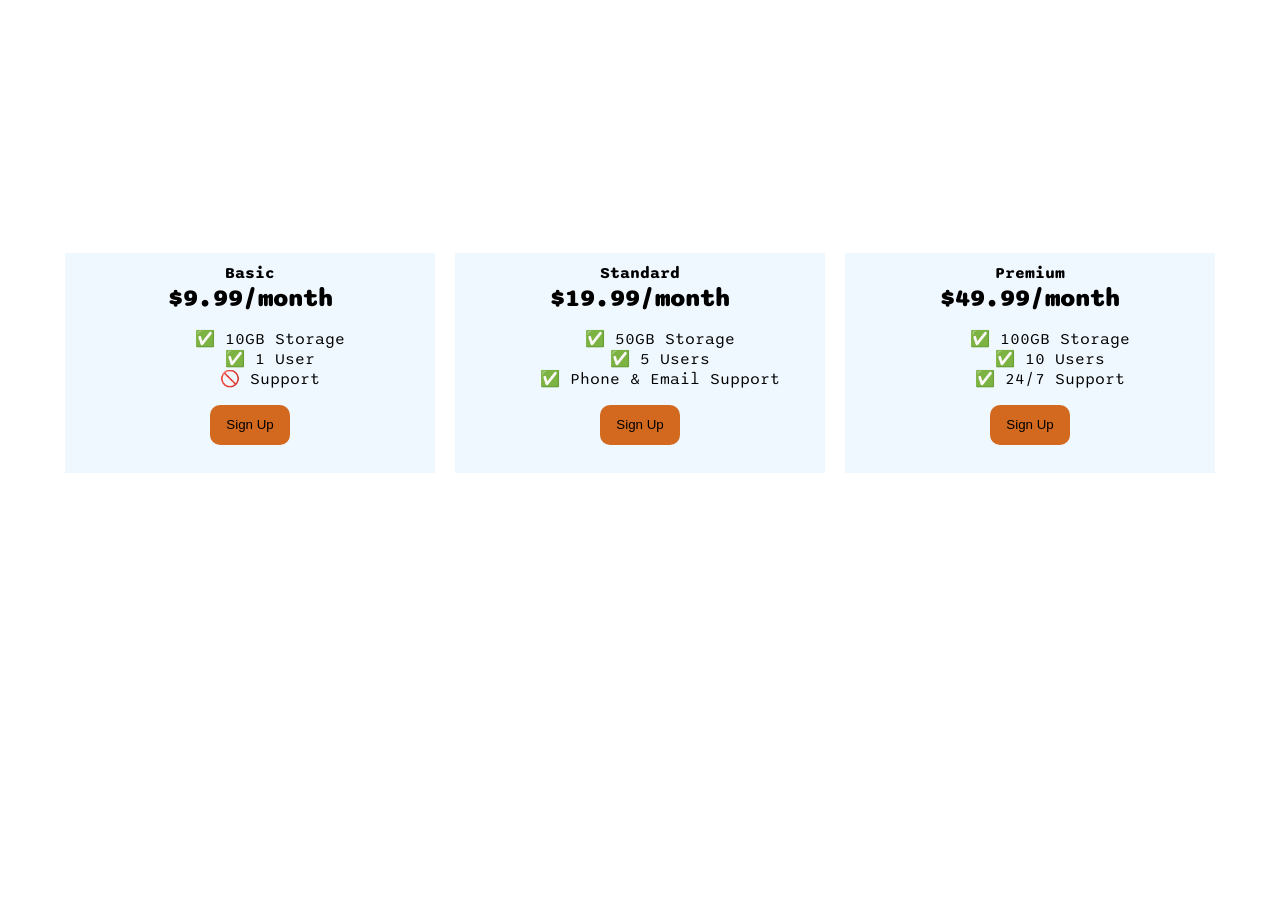
<file: 9.4+Flexbox+Pricing+Table+Project/index.html>
<!DOCTYPE html>
<html>
  <head>
    <title>Flexbox Pricing Table</title>
    <link rel="preconnect" href="https://fonts.googleapis.com" />
    <link rel="preconnect" href="https://fonts.gstatic.com" crossorigin />
    <link
      href="https://fonts.googleapis.com/css2?family=Sono:wght@400;700&display=swap"
      rel="stylesheet"
    />
    <style>
      body {
        font-family: "Sono", sans-serif;
      }
      /* Hint: What can you do with a media query and flexbox? */

      @media (max-width: 1250px) {
        .pricing-container{
          flex-direction: column;
        }
      }
      .pricing-container{
        display: flex;
        align-items: center;
        justify-content: center;
        margin-top: 20%; 
        gap: 20px;
      }
      .pricing-plan{
        height: 200px;
        width: 350px;
        /* flex: 1; */
        border: none;
        background-color: aliceblue;
        text-align: center;
        padding: 10px;
      }
      .pricing-container,.plan-features{
        text-align: center;
      }
      .plan-title{
        font-weight: bold;
      }
      .plan-price{
        font-size: 25px;
        font-weight: 1000;
      }
      .plan-button{
        background-color: chocolate;
        border-radius: 10px;
        border: none;
        height: 40px;
        width: 80px;
        cursor: pointer;
      }
      .plan-features{
        list-style: none;
        /* font-style: italic; */
      }
    </style>
  </head>

  <body>
    <div class="pricing-container">
      <div class="pricing-plan">
        <div class="plan-title">Basic</div>
        <div class="plan-price">$9.99/month</div>
        <ul class="plan-features">
          <li>✅ 10GB Storage</li>
          <li>✅ 1 User</li>
          <li>🚫 Support</li>
        </ul>
        <button class="plan-button">Sign Up</button>
      </div>
      <div class="pricing-plan">
        <div class="plan-title">Standard</div>
        <div class="plan-price">$19.99/month</div>
        <ul class="plan-features">
          <li>✅ 50GB Storage</li>
          <li>✅ 5 Users</li>
          <li>✅ Phone &amp; Email Support</li>
        </ul>
        <button class="plan-button">Sign Up</button>
      </div>
      <div class="pricing-plan">
        <div class="plan-title">Premium</div>
        <div class="plan-price">$49.99/month</div>
        <ul class="plan-features">
          <li>✅ 100GB Storage</li>
          <li>✅ 10 Users</li>
          <li>✅ 24/7 Support</li>
        </ul>
        <button class="plan-button">Sign Up</button>
      </div>
    </div>
  </body>
</html>
</file>
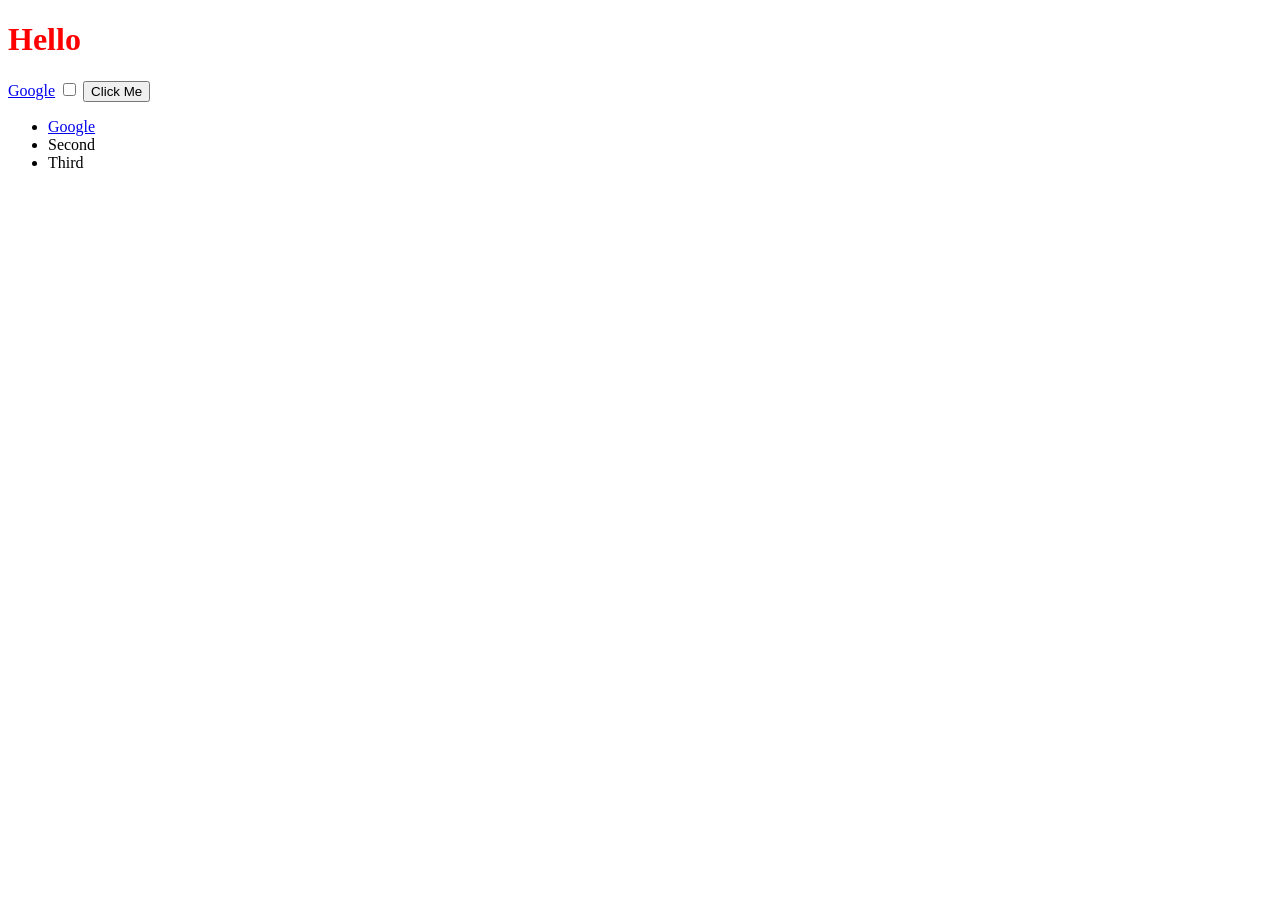
<file: DOM Challenge Starting Files/index.html>
<!DOCTYPE html>
<html lang="en" dir="ltr">
  <head>
    <meta charset="utf-8">
    <title>My Website</title>
    <link rel="stylesheet" href="styles.css">

  </head>
  <body>

    <h1 id="title">Hello</h1>
    <a href="https://www.google.com">Google</a>
    <input type="checkbox">

    <button class="btn">Click Me</button>

    <ul id="list">
      <li class="item">
        <a href="https://www.google.com">Google</a>
      </li>
      <li class="item">Second</li>
      <li class="item">Third</li>
    </ul>

  </body>
  <footer>
    
  </footer>

</html>
</file>
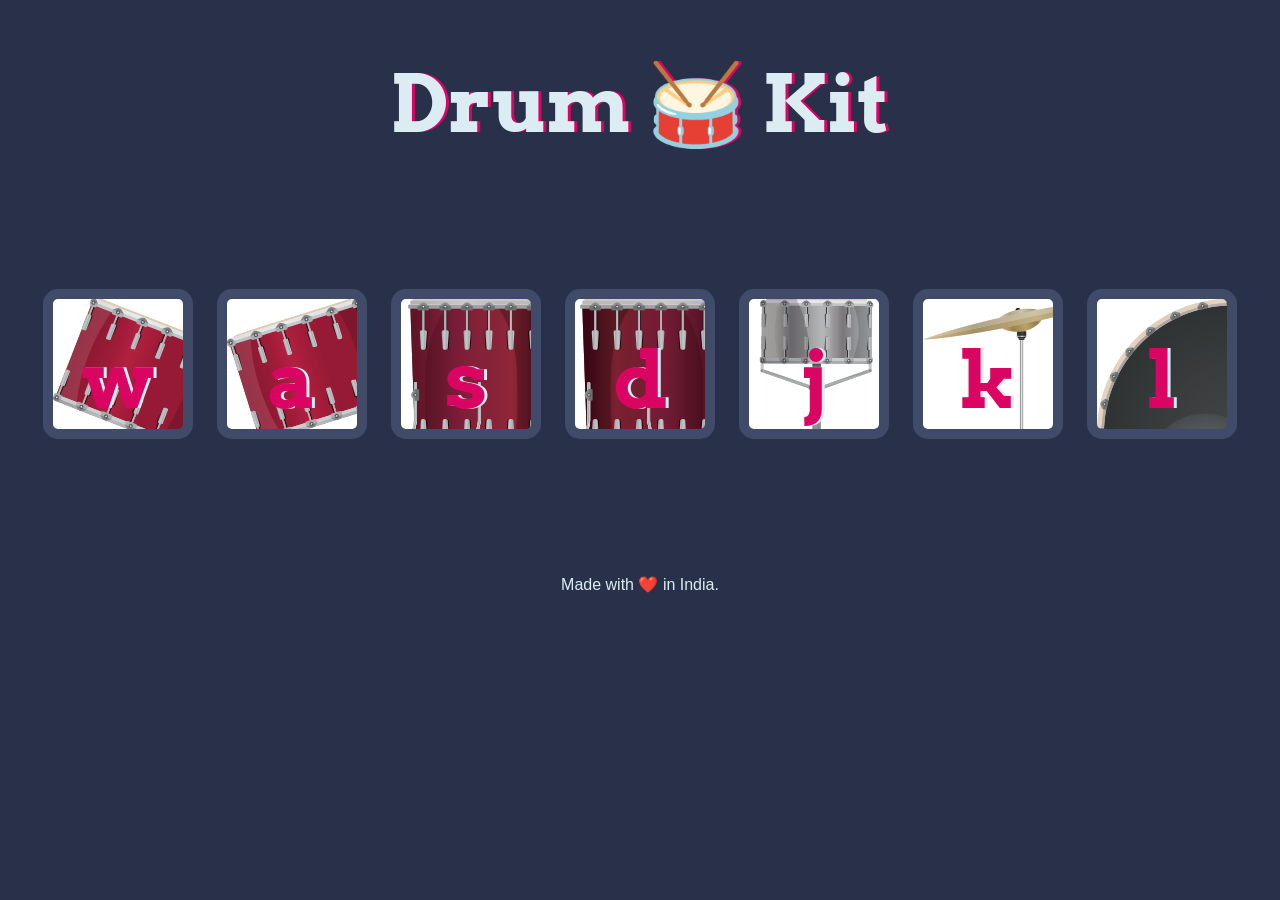
<file: Drum Kit Starting Files/index.html>
<!DOCTYPE html>
<html lang="en" dir="ltr">

<head>
  <meta charset="utf-8">
  <title>Drum Kit</title>
  <link rel="stylesheet" href="styles.css">
  <link href="https://fonts.googleapis.com/css?family=Arvo" rel="stylesheet">
</head>

<body>

  <h1 id="title">Drum 🥁 Kit</h1>
  <div class="set">
    <button class="w drum">w</button>
    <button class="a drum">a</button>
    <button class="s drum">s</button>
    <button class="d drum">d</button>
    <button class="j drum">j</button>
    <button class="k drum">k</button>
    <button class="l drum">l</button>
  </div>


  <footer>
    Made with ❤️ in India.
  </footer>
  <script src="./index.js"></script>
</body>

</html>
</file>
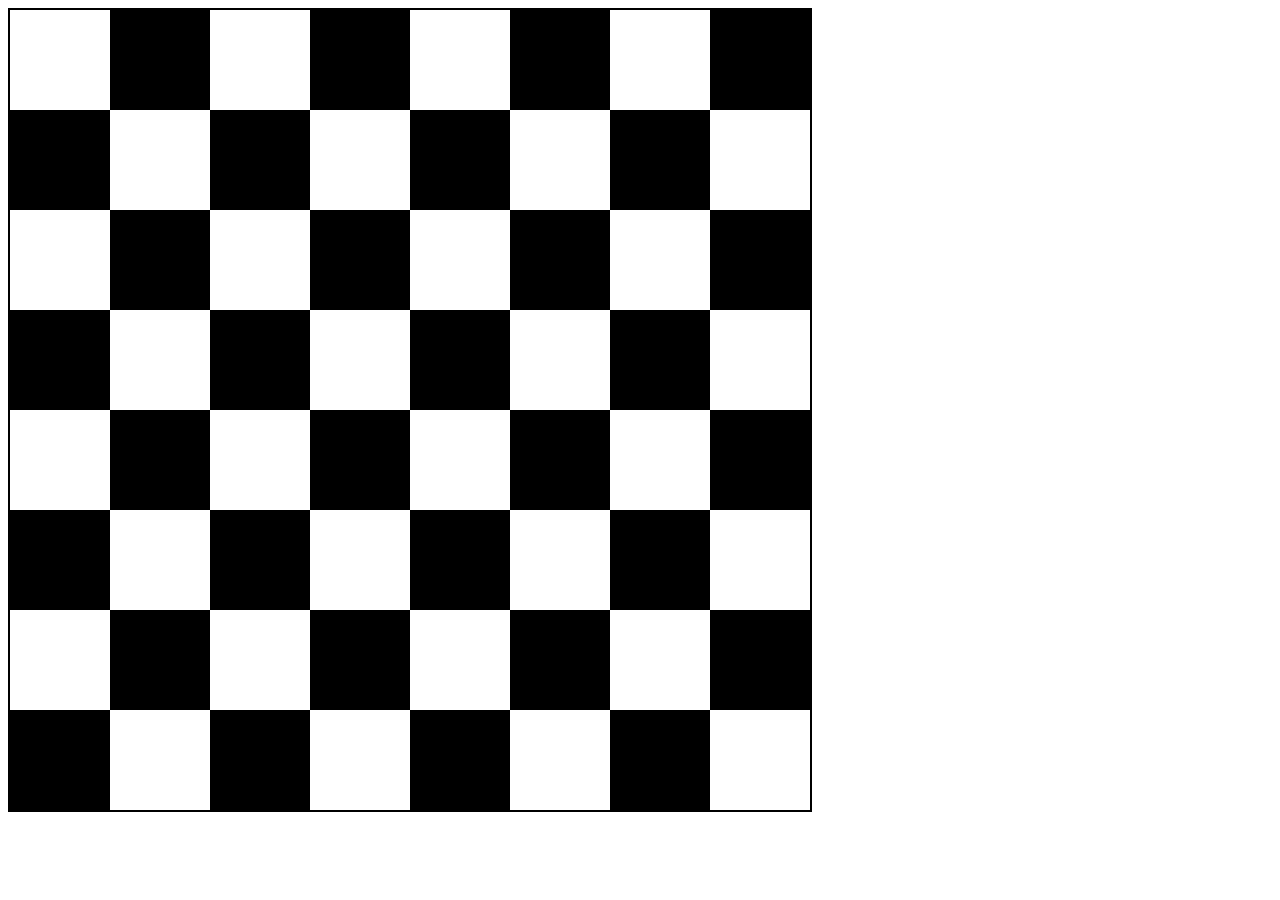
<file: 10.0+Display+Grid/10.0 Display Grid/index.html>
<!DOCTYPE html>
<html>

<head>
  <title>Chessboard</title>
  <style>
    /* Write your code here */
    /* Each square should be 100px by 100px */
    /* My colours for white: #f0d9b5, black: #b58863 */
    .container{
      height: 800px;
      width: 800px;
      border: 2px solid black;
      display: grid;
      grid-template-columns: 1fr 1fr 1fr 1fr 1fr 1fr 1fr 1fr;
      grid-template-rows: 1fr 1fr 1fr 1fr 1fr 1fr 1fr 1fr;

    }
    .white{
      background-color: white; 
      height: 100px;
      width: 100px;
    }
    .black{
      background-color: black;
      height: 100px;
      width: 100px;
    }
  </style>
</head>

<body>
  <div class="container">
    <div class="white"></div>
    <div class="black"></div>
    <div class="white"></div>
    <div class="black"></div>
    <div class="white"></div>
    <div class="black"></div>
    <div class="white"></div>
    <div class="black"></div>
    <div class="black"></div>
    <div class="white"></div>
    <div class="black"></div>
    <div class="white"></div>
    <div class="black"></div>
    <div class="white"></div>
    <div class="black"></div>
    <div class="white"></div>
    <div class="white"></div>
    <div class="black"></div>
    <div class="white"></div>
    <div class="black"></div>
    <div class="white"></div>
    <div class="black"></div>
    <div class="white"></div>
    <div class="black"></div>
    <div class="black"></div>
    <div class="white"></div>
    <div class="black"></div>
    <div class="white"></div>
    <div class="black"></div>
    <div class="white"></div>
    <div class="black"></div>
    <div class="white"></div>
    <div class="white"></div>
    <div class="black"></div>
    <div class="white"></div>
    <div class="black"></div>
    <div class="white"></div>
    <div class="black"></div>
    <div class="white"></div>
    <div class="black"></div>
    <div class="black"></div>
    <div class="white"></div>
    <div class="black"></div>
    <div class="white"></div>
    <div class="black"></div>
    <div class="white"></div>
    <div class="black"></div>
    <div class="white"></div>
    <div class="white"></div>
    <div class="black"></div>
    <div class="white"></div>
    <div class="black"></div>
    <div class="white"></div>
    <div class="black"></div>
    <div class="white"></div>
    <div class="black"></div>
    <div class="black"></div>
    <div class="white"></div>
    <div class="black"></div>
    <div class="white"></div>
    <div class="black"></div>
    <div class="white"></div>
    <div class="black"></div>
    <div class="white"></div>
  </div>
</body>

</html>
</file>
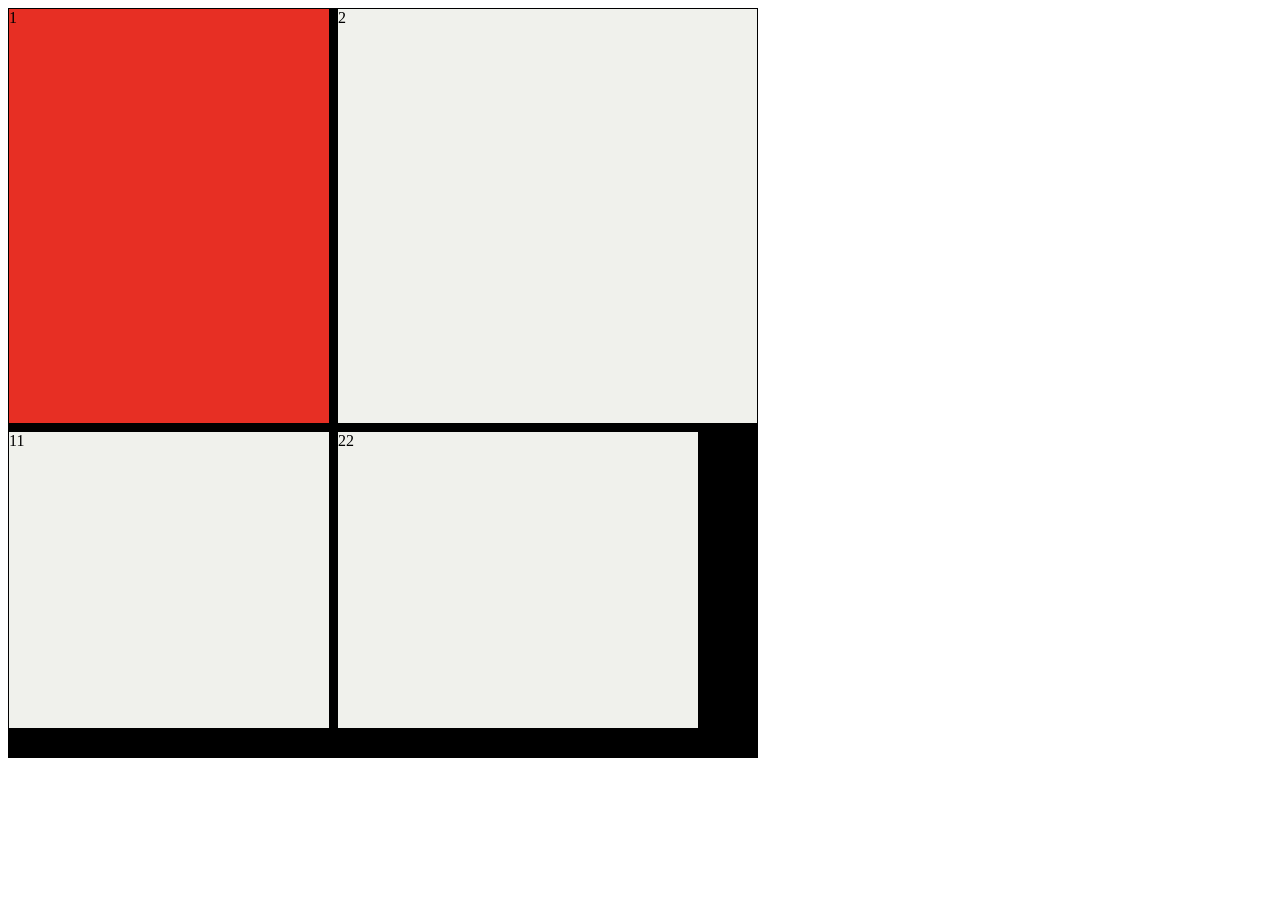
<file: 10.3+Mondrian+Project/10.3 Mondrian Project/index.html>
<!DOCTYPE html>
<html lang="en">

<head>
  <meta charset="UTF-8">
  <meta name="viewport" content="width=device-width, initial-scale=1.0">
  <title>Mondrian Project</title>
  <style>
    /* 
    Write your CSS here 
    Gap Colour: #000
    White: #F0F1EC
    Red: #E72F24
    Black: #232629
    Blue: #004592
    Yellow: #F9D01E

    For dimensions, see dimensions.png image.
    HINT: Remember you can't change the properties of grid lines.
    But grid lines are transparent!
    */
    .container{
      height: 748px;
      width: 748px;
      background-color: black;
      border: 1px solid black;
      display: grid;
      /* grid-template-columns: 320px 9px 360px; */
      /* grid-template-rows: auto; */
    }
     .grid-item1{
      height: 414px;
      width: 320px;
      background-color: #E72F24;
     }
     .grid-item2{
      height: 414px;
      width: 419px;
      margin-left: 9px;
      background-color: #F0F1EC;
      grid-column: 2;
     }
     /*-fgh*/
     .grid-item11{
      height: 296px;
      width: 320px;
      background-color: #F0F1EC;
      margin-bottom: 20px;
     }
     .grid-item22{
      height: 296px;
      width: 360px;
      background-color: #F0F1EC;
      margin-left: 9px;
      /* margin-bottom: 20px; */
     }
     /* def */
     /* .grid-item3{
      height: 20px;
      width: 320px;
      margin-top: 5px;
      background-color: #F0F1EC;
     } */
  </style>
</head>

<body>
  <!-- Write your HTML here -->
   <div class="container">
    <div class="grid-item1">1</div>
    <div class="grid-item2">2</div>
    <div class="grid-item11">11</div>
    <div class="grid-item22">22</div>
    <!-- <div class="grid-item3">3</div> -->
   </div>
   <!-- <p class="abc"></p> -->
</body>

</html>
</file>
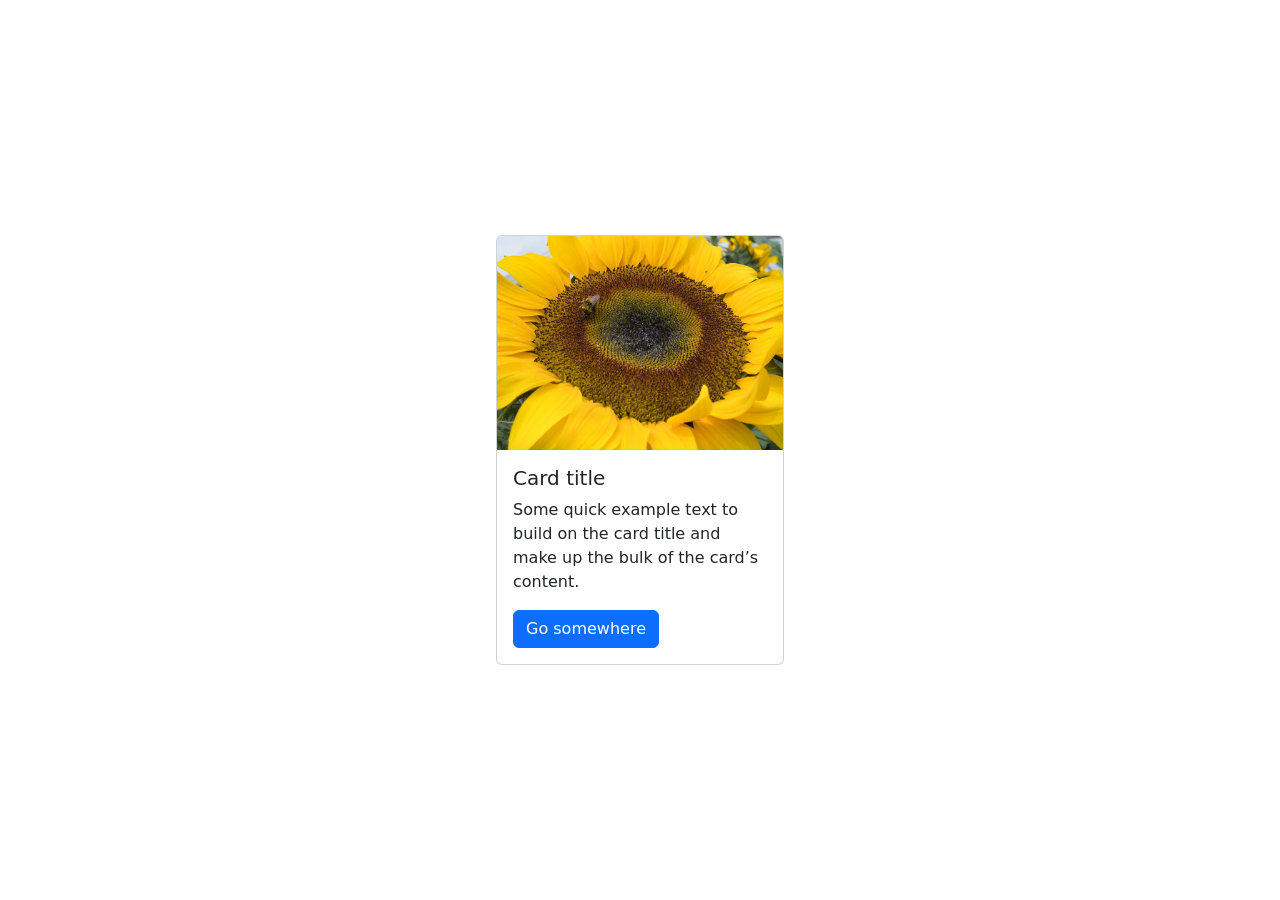
<file: 11.0+Bootstrap+Intro/11.0 Bootstrap Intro/index.html>
<!doctype html>
<html lang="en">

<head>
  <meta charset="utf-8">
  <meta name="viewport" content="width=device-width, initial-scale=1">
  <title>Bootstrap</title>
  <!-- TODO 1: Add the Bootstrap link here. -->
  <link href="https://cdn.jsdelivr.net/npm/bootstrap@5.3.8/dist/css/bootstrap.min.css" rel="stylesheet"
    integrity="sha384-sRIl4kxILFvY47J16cr9ZwB07vP4J8+LH7qKQnuqkuIAvNWLzeN8tE5YBujZqJLB" crossorigin="anonymous">
  <style>
    /* TODO 4: Use flexbox to center the card in the vertical and horizontal center. */
    .flex-container{
      display: flex;
      justify-content: center;
      align-items: center;
      height: 100vh;
    }
  </style>
</head>

<body>
  <div class="flex-container">
    <!-- TODO 2: Add the Bootstrap Prebuilt Card here -->
    <!-- TODO 3: Change the image src to display the flower.jpg image. -->
    <div class="card" style="width: 18rem;">
      <img src="./flower.jpg" class="card-img-top" alt="...">
      <div class="card-body">
        <h5 class="card-title">Card title</h5>
        <p class="card-text">Some quick example text to build on the card title and make up the bulk of the card’s
          content.</p>
        <a href="#" class="btn btn-primary">Go somewhere</a>
      </div>
    </div>
  </div>
</body>

</html>
</file>
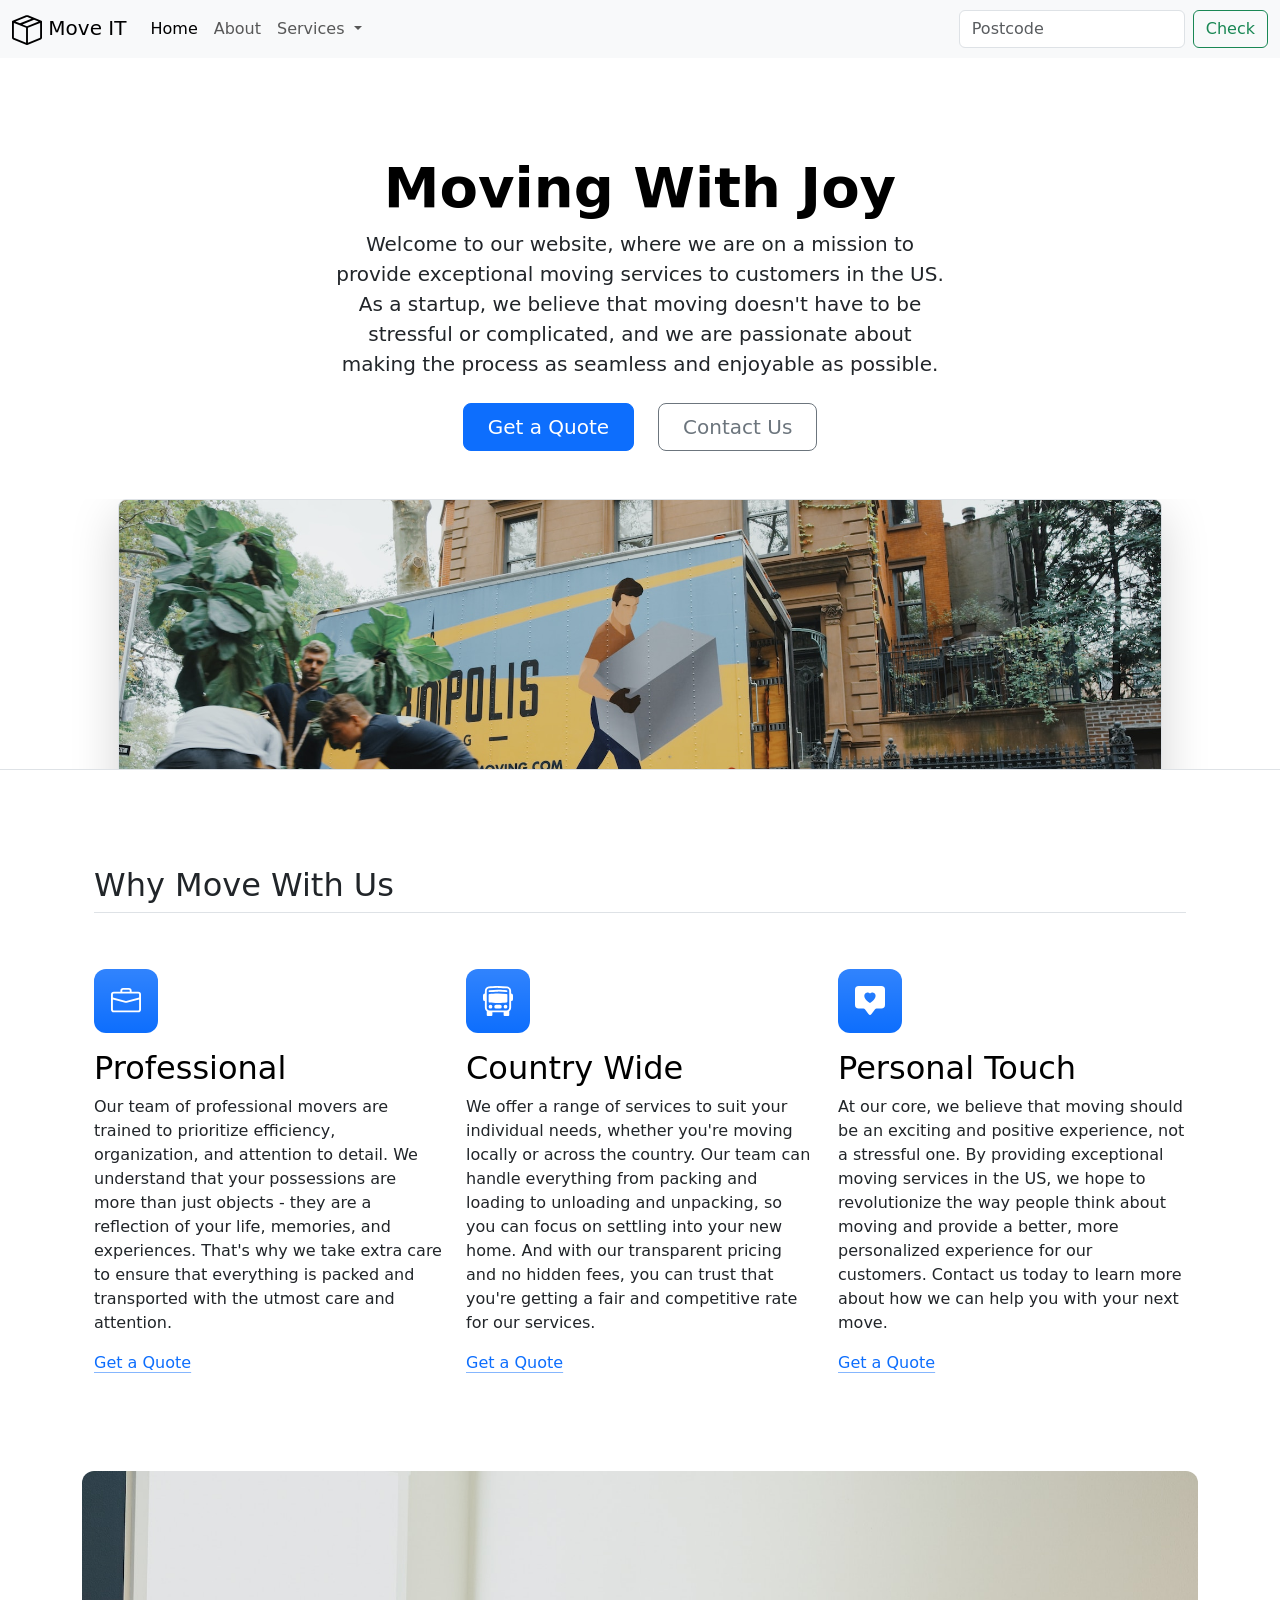
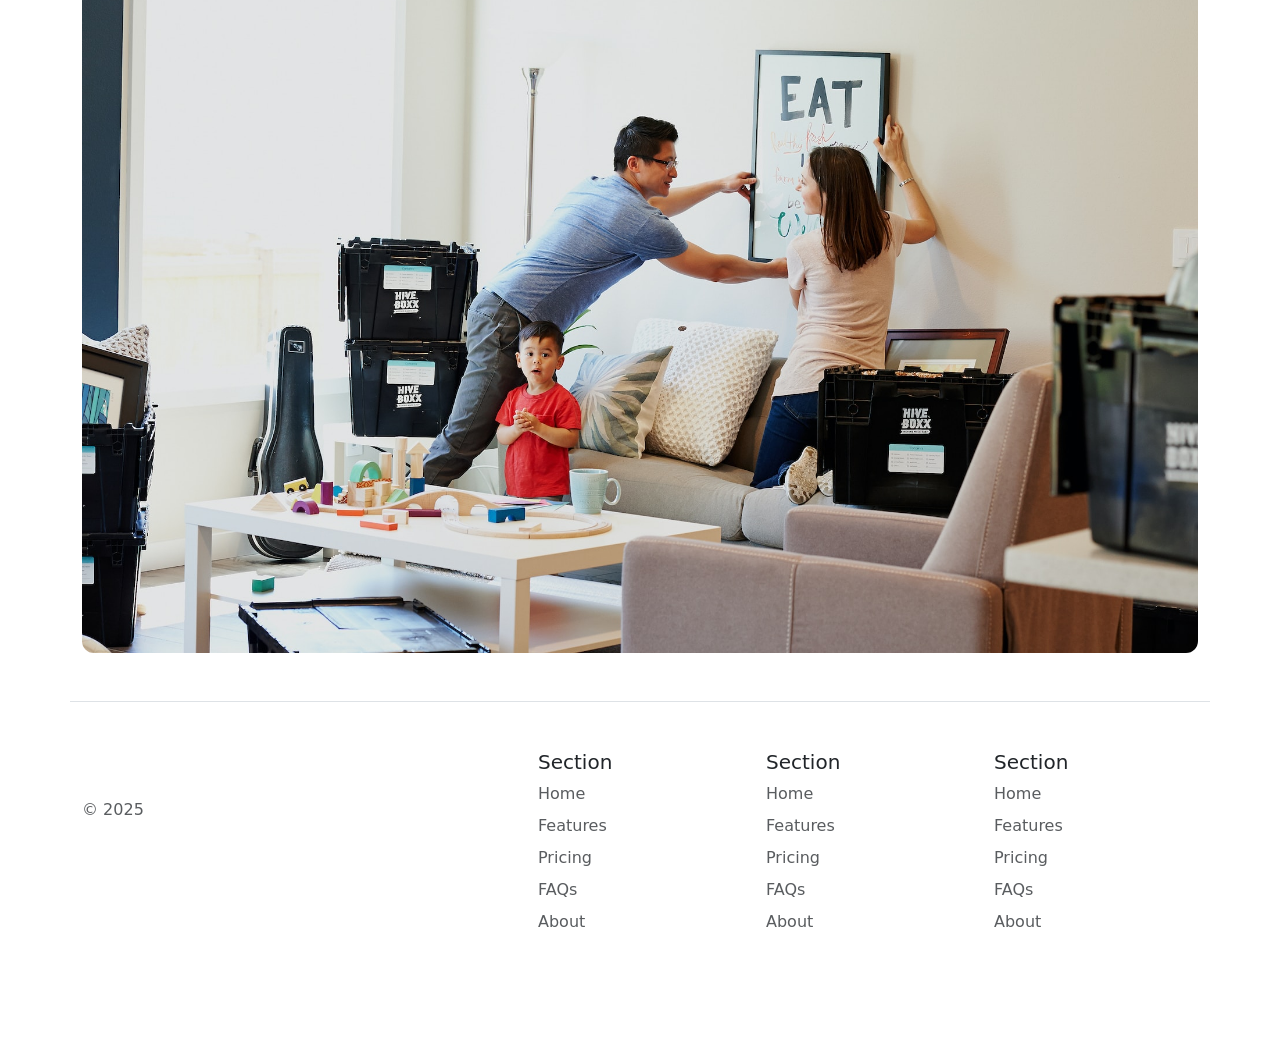
<file: 11.2+Bootstrap+Components/11.2 Bootstrap Components/index.html>
<!DOCTYPE html>
<html lang="en">

<head>
  <meta charset="UTF-8">
  <meta name="viewport" content="width=device-width, initial-scale=1.0">
  <title>Bootstrap Components</title>
  <link href="https://cdn.jsdelivr.net/npm/bootstrap@5.3.0-alpha2/dist/css/bootstrap.min.css" rel="stylesheet"
    integrity="sha384-aFq/bzH65dt+w6FI2ooMVUpc+21e0SRygnTpmBvdBgSdnuTN7QbdgL+OapgHtvPp" crossorigin="anonymous">
  <style>
    .feature-icon {
      width: 4rem;
      height: 4rem;
      border-radius: .75rem;
    }

    .container img {
      width: 100%;
      height: auto;
      border-radius: .75rem;
    }
  </style>
</head>

<body>
  <nav class="navbar navbar-expand-lg bg-body-tertiary">
    <div class="container-fluid">
      <a class="navbar-brand" href="#"><img src="./box-seam.svg" alt="box-Seam Icon" height="30px"> Move IT</a>
      <button class="navbar-toggler" type="button" data-bs-toggle="collapse" data-bs-target="#navbarSupportedContent"
        aria-controls="navbarSupportedContent" aria-expanded="false" aria-label="Toggle navigation">
        <span class="navbar-toggler-icon"></span>
      </button>
      <div class="collapse navbar-collapse" id="navbarSupportedContent">
        <ul class="navbar-nav me-auto mb-2 mb-lg-0">
          <li class="nav-item">
            <a class="nav-link active" aria-current="page" href="#">Home</a>
          </li>
          <li class="nav-item">
            <a class="nav-link" href="#">About</a>
          </li>
          <li class="nav-item dropdown">
            <a class="nav-link dropdown-toggle" href="#" role="button" data-bs-toggle="dropdown" aria-expanded="false">
              Services
            </a>
            <ul class="dropdown-menu">
              <li><a class="dropdown-item" href="#">Action</a></li>
              <li><a class="dropdown-item" href="#">Another action</a></li>
              <li>
                <hr class="dropdown-divider">
              </li>
              <li><a class="dropdown-item" href="#">Something else here</a></li>
            </ul>
          </li>
        </ul>
        <form class="d-flex" role="search">
          <input class="form-control me-2" type="search" placeholder="Postcode" aria-label="Search" />
          <button class="btn btn-outline-success" type="submit">Check</button>
        </form>
      </div>
    </div>
  </nav>

  <div class="px-4 pt-5 my-5 text-center border-bottom">
    <h1 class="display-4 fw-bold text-body-emphasis">Moving With Joy</h1>
    <div class="col-lg-6 mx-auto">
      <p class="lead mb-4">Welcome to our website, where we are on a mission to provide exceptional moving services to
        customers in the US. As a startup, we believe that moving doesn't have to be stressful or complicated, and we
        are passionate about making the process as seamless and enjoyable as possible.</p>
      <div class="d-grid gap-2 d-sm-flex justify-content-sm-center mb-5"> <button type="button"
          class="btn btn-primary btn-lg px-4 me-sm-3">Get a Quote</button> <button type="button"
          class="btn btn-outline-secondary btn-lg px-4">Contact Us</button> </div>
    </div>
    <div class="overflow-hidden" style="max-height: 30vh;">
      <div class="container px-5"> <img src="./moving-van.jpg" class="img-fluid border rounded-3 shadow-lg mb-4"
          alt="Example image" width="700" height="500" loading="lazy"> </div>
    </div>
  </div>

  <div class="container px-4 py-5" id="featured-3">
    <h2 class="pb-2 border-bottom">Why Move With Us</h2>
    <div class="row g-4 py-5 row-cols-1 row-cols-lg-3">
      <div class="feature col">
        <div
          class="feature-icon d-inline-flex align-items-center justify-content-center text-bg-primary bg-gradient fs-2 mb-3">
          <!-- <svg class="bi" width="1em" height="1em" aria-hidden="true">
            <use xlink:href="#collection"></use>
          </svg> -->
          <svg xmlns="http://www.w3.org/2000/svg" height="30px" fill="currentColor" class="bi bi-briefcase"
            viewBox="0 0 16 16">
            <path
              d="M6.5 1A1.5 1.5 0 0 0 5 2.5V3H1.5A1.5 1.5 0 0 0 0 4.5v8A1.5 1.5 0 0 0 1.5 14h13a1.5 1.5 0 0 0 1.5-1.5v-8A1.5 1.5 0 0 0 14.5 3H11v-.5A1.5 1.5 0 0 0 9.5 1zm0 1h3a.5.5 0 0 1 .5.5V3H6v-.5a.5.5 0 0 1 .5-.5m1.886 6.914L15 7.151V12.5a.5.5 0 0 1-.5.5h-13a.5.5 0 0 1-.5-.5V7.15l6.614 1.764a1.5 1.5 0 0 0 .772 0M1.5 4h13a.5.5 0 0 1 .5.5v1.616L8.129 7.948a.5.5 0 0 1-.258 0L1 6.116V4.5a.5.5 0 0 1 .5-.5" />
          </svg>
          <!-- <img src="./briefcase.svg" alt="Brief-Case"> -->
        </div>
        <h3 class="fs-2 text-body-emphasis">Professional</h3>
        <p>Our team of professional movers are trained to prioritize efficiency, organization, and attention to detail.
          We understand that your possessions are more than just objects - they are a reflection of your life, memories,
          and experiences. That's why we take extra care to ensure that everything is packed and transported with the
          utmost care and attention.</p> <a href="#" class="icon-link">
          Get a Quote
          <svg class="bi" aria-hidden="true">
            <use xlink:href="#chevron-right"></use>
          </svg> </a>
      </div>
      <div class="feature col">
        <div
          class="feature-icon d-inline-flex align-items-center justify-content-center text-bg-primary bg-gradient fs-2 mb-3">
          <!-- <svg class="bi" width="1em" height="1em" aria-hidden="true">
            <use xlink:href="#people-circle"></use>
          </svg> -->
          <svg xmlns="http://www.w3.org/2000/svg" height="30px" fill="currentColor" class="bi bi-bus-front"
            viewBox="0 0 16 16">
            <path
              d="M5 11a1 1 0 1 1-2 0 1 1 0 0 1 2 0m8 0a1 1 0 1 1-2 0 1 1 0 0 1 2 0m-6-1a1 1 0 1 0 0 2h2a1 1 0 1 0 0-2zm1-6c-1.876 0-3.426.109-4.552.226A.5.5 0 0 0 3 4.723v3.554a.5.5 0 0 0 .448.497C4.574 8.891 6.124 9 8 9s3.426-.109 4.552-.226A.5.5 0 0 0 13 8.277V4.723a.5.5 0 0 0-.448-.497A44 44 0 0 0 8 4m0-1c-1.837 0-3.353.107-4.448.22a.5.5 0 1 1-.104-.994A44 44 0 0 1 8 2c1.876 0 3.426.109 4.552.226a.5.5 0 1 1-.104.994A43 43 0 0 0 8 3" />
            <path
              d="M15 8a1 1 0 0 0 1-1V5a1 1 0 0 0-1-1V2.64c0-1.188-.845-2.232-2.064-2.372A44 44 0 0 0 8 0C5.9 0 4.208.136 3.064.268 1.845.408 1 1.452 1 2.64V4a1 1 0 0 0-1 1v2a1 1 0 0 0 1 1v3.5c0 .818.393 1.544 1 2v2a.5.5 0 0 0 .5.5h2a.5.5 0 0 0 .5-.5V14h6v1.5a.5.5 0 0 0 .5.5h2a.5.5 0 0 0 .5-.5v-2c.607-.456 1-1.182 1-2zM8 1c2.056 0 3.71.134 4.822.261.676.078 1.178.66 1.178 1.379v8.86a1.5 1.5 0 0 1-1.5 1.5h-9A1.5 1.5 0 0 1 2 11.5V2.64c0-.72.502-1.301 1.178-1.379A43 43 0 0 1 8 1" />
          </svg>
        </div>
        <h3 class="fs-2 text-body-emphasis">Country Wide</h3>
        <p>We offer a range of services to suit your individual needs, whether you're moving locally or across the
          country. Our team can handle everything from packing and loading to unloading and unpacking, so you can focus
          on settling into your new home. And with our transparent pricing and no hidden fees, you can trust that you're
          getting a fair and competitive rate for our services.</p> <a href="#" class="icon-link">
          Get a Quote
          <svg class="bi" aria-hidden="true">
            <use xlink:href="#chevron-right"></use>
          </svg> </a>
      </div>
      <div class="feature col">
        <div
          class="feature-icon d-inline-flex align-items-center justify-content-center text-bg-primary bg-gradient fs-2 mb-3">
          <!-- <svg class="bi" width="1em" height="1em" aria-hidden="true">
            <use xlink:href="#toggles2"></use>
          </svg> -->
          <svg xmlns="http://www.w3.org/2000/svg" height="30px" fill="currentColor"
            class="bi bi-chat-square-heart-fill" viewBox="0 0 16 16">
            <path
              d="M2 0a2 2 0 0 0-2 2v8a2 2 0 0 0 2 2h2.5a1 1 0 0 1 .8.4l1.9 2.533a1 1 0 0 0 1.6 0l1.9-2.533a1 1 0 0 1 .8-.4H14a2 2 0 0 0 2-2V2a2 2 0 0 0-2-2zm6 3.993c1.664-1.711 5.825 1.283 0 5.132-5.825-3.85-1.664-6.843 0-5.132" />
          </svg>
        </div>
        <h3 class="fs-2 text-body-emphasis">Personal Touch</h3>
        <p>At our core, we believe that moving should be an exciting and positive experience, not a stressful one. By
          providing exceptional moving services in the US, we hope to revolutionize the way people think about moving
          and provide a better, more personalized experience for our customers. Contact us today to learn more about how
          we can help you with your next move.</p> <a href="#" class="icon-link">
          Get a Quote
          <svg class="bi" aria-hidden="true">
            <use xlink:href="#chevron-right"></use>
          </svg> </a>
      </div>
    </div>
  </div>

  <div class="container">
    <img src="./family.jpg" alt="Family Image">
  </div>

  <div class="container">
    <footer class="row row-cols-1 row-cols-sm-2 row-cols-md-5 py-5 my-5 border-top">
      <div class="col mb-3"> <a href="/" class="d-flex align-items-center mb-3 link-body-emphasis text-decoration-none"
          aria-label="Bootstrap"> <svg class="bi me-2" width="40" height="32" aria-hidden="true">
            <use xlink:href="#bootstrap"></use>
          </svg> </a>
        <p class="text-body-secondary">© 2025</p>
      </div>
      <div class="col mb-3"></div>
      <div class="col mb-3">
        <h5>Section</h5>
        <ul class="nav flex-column">
          <li class="nav-item mb-2"><a href="#" class="nav-link p-0 text-body-secondary">Home</a></li>
          <li class="nav-item mb-2"><a href="#" class="nav-link p-0 text-body-secondary">Features</a></li>
          <li class="nav-item mb-2"><a href="#" class="nav-link p-0 text-body-secondary">Pricing</a></li>
          <li class="nav-item mb-2"><a href="#" class="nav-link p-0 text-body-secondary">FAQs</a></li>
          <li class="nav-item mb-2"><a href="#" class="nav-link p-0 text-body-secondary">About</a></li>
        </ul>
      </div>
      <div class="col mb-3">
        <h5>Section</h5>
        <ul class="nav flex-column">
          <li class="nav-item mb-2"><a href="#" class="nav-link p-0 text-body-secondary">Home</a></li>
          <li class="nav-item mb-2"><a href="#" class="nav-link p-0 text-body-secondary">Features</a></li>
          <li class="nav-item mb-2"><a href="#" class="nav-link p-0 text-body-secondary">Pricing</a></li>
          <li class="nav-item mb-2"><a href="#" class="nav-link p-0 text-body-secondary">FAQs</a></li>
          <li class="nav-item mb-2"><a href="#" class="nav-link p-0 text-body-secondary">About</a></li>
        </ul>
      </div>
      <div class="col mb-3">
        <h5>Section</h5>
        <ul class="nav flex-column">
          <li class="nav-item mb-2"><a href="#" class="nav-link p-0 text-body-secondary">Home</a></li>
          <li class="nav-item mb-2"><a href="#" class="nav-link p-0 text-body-secondary">Features</a></li>
          <li class="nav-item mb-2"><a href="#" class="nav-link p-0 text-body-secondary">Pricing</a></li>
          <li class="nav-item mb-2"><a href="#" class="nav-link p-0 text-body-secondary">FAQs</a></li>
          <li class="nav-item mb-2"><a href="#" class="nav-link p-0 text-body-secondary">About</a></li>
        </ul>
      </div>
    </footer>
  </div>
  <script src="https://cdn.jsdelivr.net/npm/bootstrap@5.3.8/dist/js/bootstrap.bundle.min.js"
    integrity="sha384-FKyoEForCGlyvwx9Hj09JcYn3nv7wiPVlz7YYwJrWVcXK/BmnVDxM+D2scQbITxI"
    crossorigin="anonymous"></script>
</body>

</html>
</file>
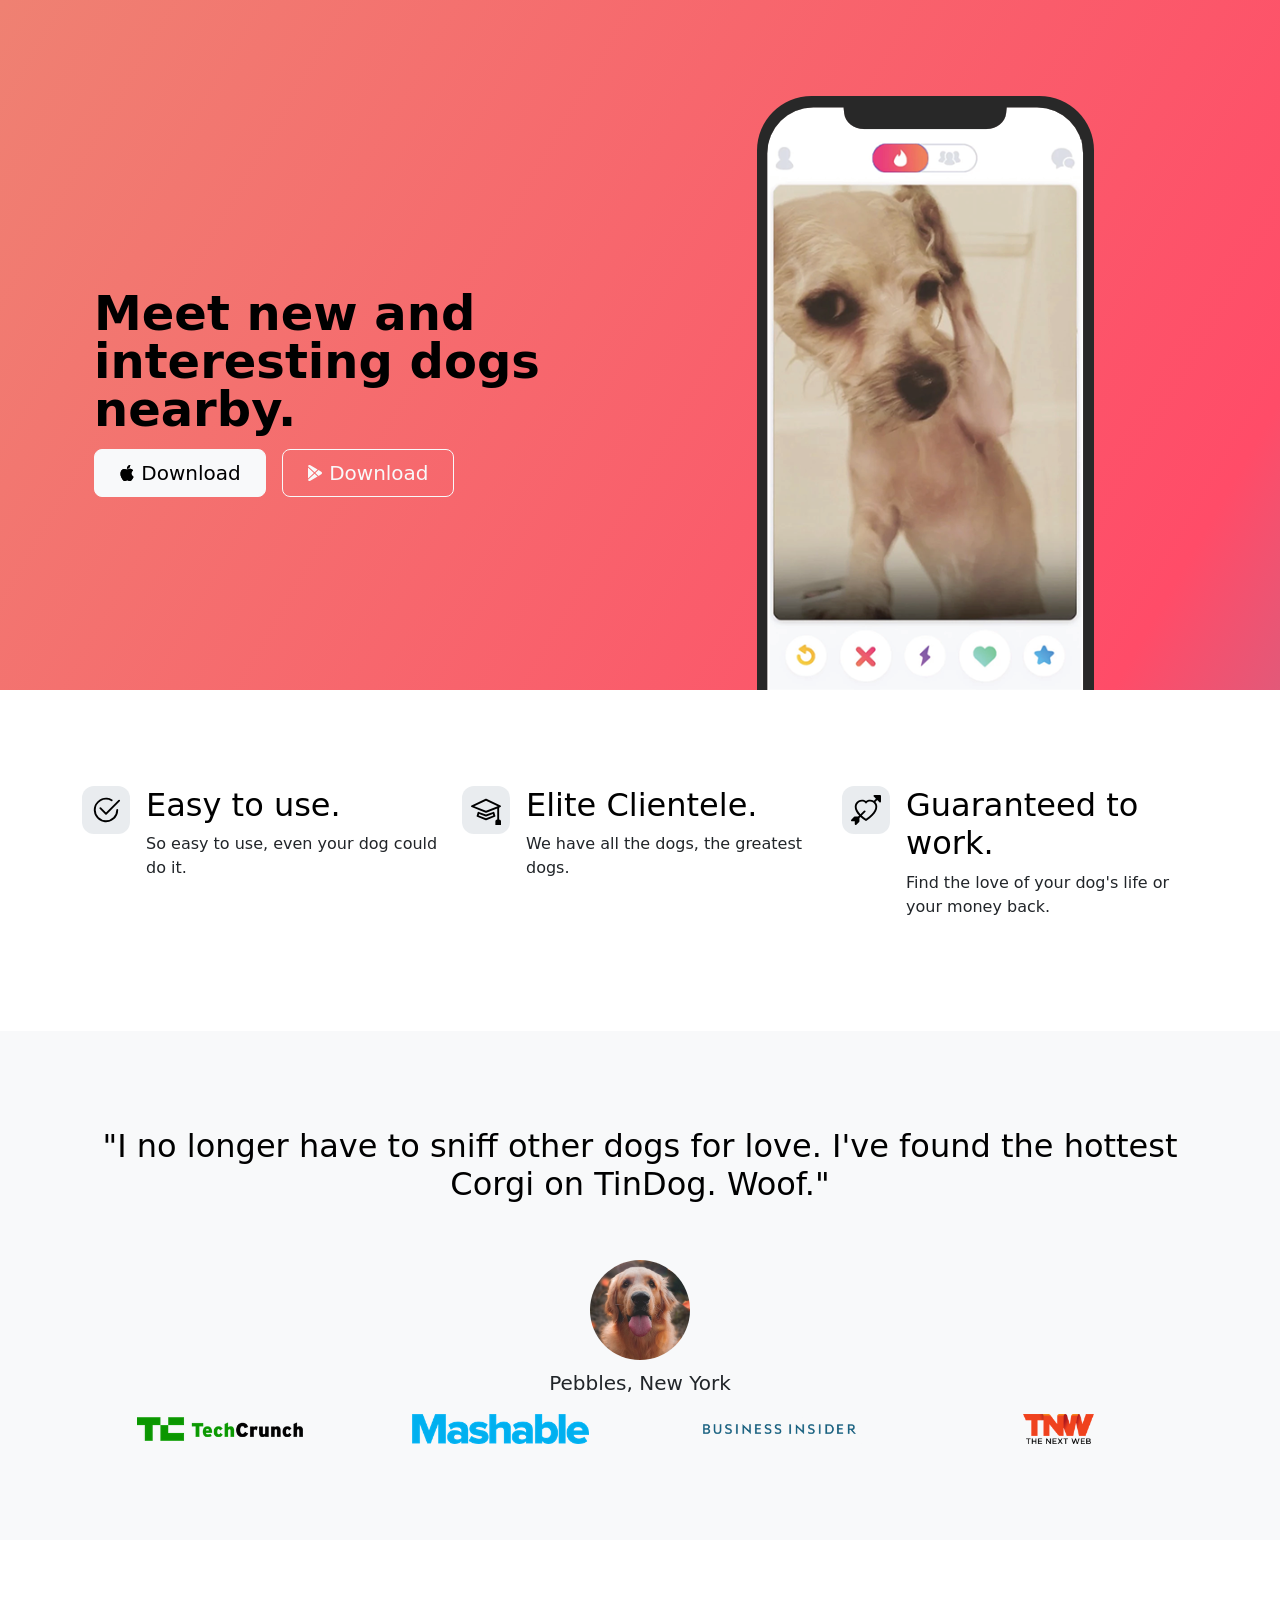
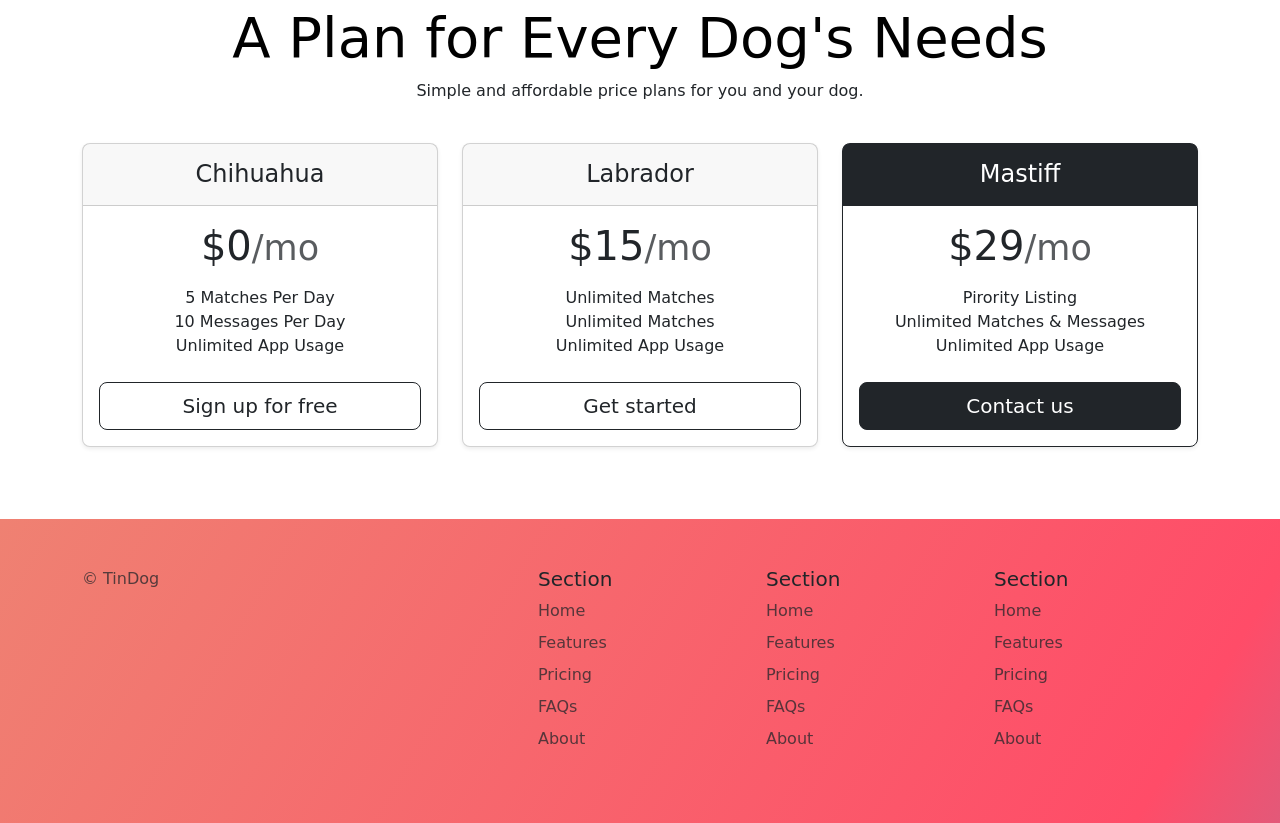
<file: 11.3+TinDog+Project/11.3 TinDog Project/index.html>
<!DOCTYPE html>
<html lang="en">

<head>
  <meta charset="UTF-8">
  <meta name="viewport" content="width=device-width, initial-scale=1.0">
  <title>TinDog</title>
  <link href="https://cdn.jsdelivr.net/npm/bootstrap@5.3.8/dist/css/bootstrap.min.css" rel="stylesheet"
    integrity="sha384-sRIl4kxILFvY47J16cr9ZwB07vP4J8+LH7qKQnuqkuIAvNWLzeN8tE5YBujZqJLB" crossorigin="anonymous">
  <link rel="stylesheet" href="css/style.css">
</head>

<body>

  <!-- Title -->
  <section id="title" class="gradient-background">
    <div class="container col-xxl-8 px-4 pt-5">
      <div class="row flex-lg-row-reverse align-items-center g-5 pt-5">
        <div class="col-10 col-sm-8 col-lg-6"> <img src="./images/iphone.png" class="d-block mx-lg-auto img-fluid"
            alt="Bootstrap Themes" height="200" loading="lazy"> </div>
        <div class="col-lg-6">
          <h1 class="display-5 fw-bold text-body-emphasis lh-1 mb-3">Meet new and interesting dogs nearby.</h1>
          <div class="d-grid gap-2 d-md-flex justify-content-md-start"> <button type="button"
              class="btn btn-light btn-lg px-4 me-md-2"><svg xmlns="http://www.w3.org/2000/svg" width="16" height="16"
                fill="currentColor" class="bi bi-apple mb-1" viewBox="0 0 16 16">
                <path
                  d="M11.182.008C11.148-.03 9.923.023 8.857 1.18c-1.066 1.156-.902 2.482-.878 2.516.024.034 1.52.087 2.475-1.258.955-1.345.762-2.391.728-2.43Zm3.314 11.733c-.048-.096-2.325-1.234-2.113-3.422.212-2.189 1.675-2.789 1.698-2.854.023-.065-.597-.79-1.254-1.157a3.692 3.692 0 0 0-1.563-.434c-.108-.003-.483-.095-1.254.116-.508.139-1.653.589-1.968.607-.316.018-1.256-.522-2.267-.665-.647-.125-1.333.131-1.824.328-.49.196-1.422.754-2.074 2.237-.652 1.482-.311 3.83-.067 4.56.244.729.625 1.924 1.273 2.796.576.984 1.34 1.667 1.659 1.899.319.232 1.219.386 1.843.067.502-.308 1.408-.485 1.766-.472.357.013 1.061.154 1.782.539.571.197 1.111.115 1.652-.105.541-.221 1.324-1.059 2.238-2.758.347-.79.505-1.217.473-1.282Z" />
                <path
                  d="M11.182.008C11.148-.03 9.923.023 8.857 1.18c-1.066 1.156-.902 2.482-.878 2.516.024.034 1.52.087 2.475-1.258.955-1.345.762-2.391.728-2.43Zm3.314 11.733c-.048-.096-2.325-1.234-2.113-3.422.212-2.189 1.675-2.789 1.698-2.854.023-.065-.597-.79-1.254-1.157a3.692 3.692 0 0 0-1.563-.434c-.108-.003-.483-.095-1.254.116-.508.139-1.653.589-1.968.607-.316.018-1.256-.522-2.267-.665-.647-.125-1.333.131-1.824.328-.49.196-1.422.754-2.074 2.237-.652 1.482-.311 3.83-.067 4.56.244.729.625 1.924 1.273 2.796.576.984 1.34 1.667 1.659 1.899.319.232 1.219.386 1.843.067.502-.308 1.408-.485 1.766-.472.357.013 1.061.154 1.782.539.571.197 1.111.115 1.652-.105.541-.221 1.324-1.059 2.238-2.758.347-.79.505-1.217.473-1.282Z" />
              </svg> Download</button> <button type="button" class="btn btn-outline-light btn-lg px-4">
              <svg xmlns="http://www.w3.org/2000/svg" width="16" height="16" fill="currentColor"
                class="bi bi-google-play mb-1" viewBox="0 0 16 16">
                <path
                  d="M14.222 9.374c1.037-.61 1.037-2.137 0-2.748L11.528 5.04 8.32 8l3.207 2.96 2.694-1.586Zm-3.595 2.116L7.583 8.68 1.03 14.73c.201 1.029 1.36 1.61 2.303 1.055l7.294-4.295ZM1 13.396V2.603L6.846 8 1 13.396ZM1.03 1.27l6.553 6.05 3.044-2.81L3.333.215C2.39-.341 1.231.24 1.03 1.27Z" />
              </svg> Download</button> </div>
        </div>
      </div>
    </div>
  </section>
  <!-- Features -->

  <section id="features">
    <div class="container mt-5">
      <div class="row g-4 py-5 row-cols-1 row-cols-lg-3">
        <div class="col d-flex align-items-start">
          <div
            class="icon-square text-body-emphasis bg-body-secondary d-inline-flex align-items-center justify-content-center fs-4 flex-shrink-0 me-3">
            <svg xmlns="http://www.w3.org/2000/svg" height="30" fill="currentColor" class="bi bi-check2-circle"
              viewBox="0 0 16 16">
              <path
                d="M2.5 8a5.5 5.5 0 0 1 8.25-4.764.5.5 0 0 0 .5-.866A6.5 6.5 0 1 0 14.5 8a.5.5 0 0 0-1 0 5.5 5.5 0 1 1-11 0z" />
              <path
                d="M15.354 3.354a.5.5 0 0 0-.708-.708L8 9.293 5.354 6.646a.5.5 0 1 0-.708.708l3 3a.5.5 0 0 0 .708 0l7-7z" />
            </svg>
          </div>
          <div>
            <h3 class="fs-2 text-body-emphasis">Easy to use.</h3>
            <p>So easy to use, even your dog could do it.</p>
          </div>
        </div>
        <div class="col d-flex align-items-start">
          <div
            class="icon-square text-body-emphasis bg-body-secondary d-inline-flex align-items-center justify-content-center fs-4 flex-shrink-0 me-3">
            <svg xmlns="http://www.w3.org/2000/svg" height="30" fill="currentColor" class="bi bi-mortarboard"
              viewBox="0 0 16 16">
              <path
                d="M8.211 2.047a.5.5 0 0 0-.422 0l-7.5 3.5a.5.5 0 0 0 .025.917l7.5 3a.5.5 0 0 0 .372 0L14 7.14V13a1 1 0 0 0-1 1v2h3v-2a1 1 0 0 0-1-1V6.739l.686-.275a.5.5 0 0 0 .025-.917l-7.5-3.5ZM8 8.46 1.758 5.965 8 3.052l6.242 2.913L8 8.46Z" />
              <path
                d="M4.176 9.032a.5.5 0 0 0-.656.327l-.5 1.7a.5.5 0 0 0 .294.605l4.5 1.8a.5.5 0 0 0 .372 0l4.5-1.8a.5.5 0 0 0 .294-.605l-.5-1.7a.5.5 0 0 0-.656-.327L8 10.466 4.176 9.032Zm-.068 1.873.22-.748 3.496 1.311a.5.5 0 0 0 .352 0l3.496-1.311.22.748L8 12.46l-3.892-1.556Z" />
            </svg>
          </div>
          <div>
            <h3 class="fs-2 text-body-emphasis">Elite Clientele.</h3>
            <p>We have all the dogs, the greatest dogs.</p>
          </div>
        </div>
        <div class="col d-flex align-items-start">
          <div
            class="icon-square text-body-emphasis bg-body-secondary d-inline-flex align-items-center justify-content-center fs-4 flex-shrink-0 me-3">
            <svg xmlns="http://www.w3.org/2000/svg" height="30" fill="currentColor" class="bi bi-arrow-through-heart"
              viewBox="0 0 16 16">
              <path fill-rule="evenodd"
                d="M2.854 15.854A.5.5 0 0 1 2 15.5V14H.5a.5.5 0 0 1-.354-.854l1.5-1.5A.5.5 0 0 1 2 11.5h1.793l.53-.53c-.771-.802-1.328-1.58-1.704-2.32-.798-1.575-.775-2.996-.213-4.092C3.426 2.565 6.18 1.809 8 3.233c1.25-.98 2.944-.928 4.212-.152L13.292 2 12.147.854A.5.5 0 0 1 12.5 0h3a.5.5 0 0 1 .5.5v3a.5.5 0 0 1-.854.354L14 2.707l-1.006 1.006c.236.248.44.531.6.845.562 1.096.585 2.517-.213 4.092-.793 1.563-2.395 3.288-5.105 5.08L8 13.912l-.276-.182a21.86 21.86 0 0 1-2.685-2.062l-.539.54V14a.5.5 0 0 1-.146.354l-1.5 1.5Zm2.893-4.894A20.419 20.419 0 0 0 8 12.71c2.456-1.666 3.827-3.207 4.489-4.512.679-1.34.607-2.42.215-3.185-.817-1.595-3.087-2.054-4.346-.761L8 4.62l-.358-.368c-1.259-1.293-3.53-.834-4.346.761-.392.766-.464 1.845.215 3.185.323.636.815 1.33 1.519 2.065l1.866-1.867a.5.5 0 1 1 .708.708L5.747 10.96Z" />
            </svg>
          </div>
          <div>
            <h3 class="fs-2 text-body-emphasis">Guaranteed to work.</h3>
            <p>Find the love of your dog's life or your money back.</p>
          </div>
        </div>
      </div>
    </div>
  </section>

  <!-- Testimonial -->
  <section id="testimonial">
    <div class="my-5">
      <div class="p-5 text-center bg-body-tertiary mt-5">
        <div class="container py-5">
          <h2 class="text-body-emphasis">"I no longer have to sniff other dogs for love. I've found the hottest Corgi on
            TinDog. Woof."</h2>
          <img src="images/dog-img.jpg" alt="Dog Image" class="profile-img mt-5">
          <p class="col-lg-8 mx-auto lead mt-2">
            Pebbles, New York
          </p>
          <div class="container">
            <div class="row">
              <div class="col-lg-3 col-sm-12">
                <img src="images/techcrunch.png" alt="Techcrunch" height="30px">
              </div>
              <div class="col-lg-3 col-sm-12">
                <img src="images/mashable.png" alt="Mashable" height="30px">
              </div>
              <div class="col-lg-3 col-sm-12">
                <img src="images/bizinsider.png" alt="BizInsider" height="30px">
              </div>
              <div class="col-lg-3 col-sm-12">
                <img src="images/tnw.png" alt="TNW" height="30px">
              </div>
            </div>
          </div>
        </div>
      </div>
    </div>
  </section>
  <!-- Pricing -->
  <section id="pricing">
    <div class="container">
      <div class="pricing-header p-3 pb-md-4 mx-auto text-center">
        <h2 class="display-4 fw-normal text-body-emphasis">A Plan for Every Dog's Needs</h2>
        <p>Simple and affordable price plans for you and your dog.</p>
      </div>
      <div class="row row-cols-1 row-cols-md-3 mb-3 text-center">
        <div class="col">
          <div class="card mb-4 rounded-3 shadow-sm">
            <div class="card-header py-3">
              <h4 class="my-0 fw-normal">Chihuahua</h4>
            </div>
            <div class="card-body">
              <h1 class="card-title pricing-card-title">$0<small class="text-body-secondary fw-light">/mo</small></h1>
              <ul class="list-unstyled mt-3 mb-4">
                <li>5 Matches Per Day</li>
                <li>10 Messages Per Day</li>
                <li>Unlimited App Usage</li>
              </ul>
              <button type="button" class="w-100 btn btn-lg btn-outline-dark">Sign up for free</button>
            </div>
          </div>
        </div>
        <div class="col">
          <div class="card mb-4 rounded-3 shadow-sm">
            <div class="card-header py-3">
              <h4 class="my-0 fw-normal">Labrador</h4>
            </div>
            <div class="card-body">
              <h1 class="card-title pricing-card-title">$15<small class="text-body-secondary fw-light">/mo</small></h1>
              <ul class="list-unstyled mt-3 mb-4">
                <li>Unlimited Matches</li>
                <li>Unlimited Matches</li>
                <li>Unlimited App Usage</li>
              </ul> <button type="button" class="w-100 btn btn-lg btn-outline-dark">Get started</button>
            </div>
          </div>
        </div>
        <div class="col">
          <div class="card mb-4 rounded-3 shadow-sm border-dark">
            <div class="card-header py-3 text-bg-dark border-dark">
              <h4 class="my-0 fw-normal">Mastiff</h4>
            </div>
            <div class="card-body">
              <h1 class="card-title pricing-card-title">$29<small class="text-body-secondary fw-light">/mo</small></h1>
              <ul class="list-unstyled mt-3 mb-4">
                <li>Pirority Listing</li>
                <li>Unlimited Matches & Messages</li>
                <li>Unlimited App Usage</li>
              </ul> <button type="button" class="w-100 btn btn-lg btn-dark">Contact us</button>
            </div>
          </div>
        </div>
      </div>
    </div>
  </section>
  <!-- Footer -->
  <section id="footer" class="gradient-background">
    <div class="container">
      <footer class="row row-cols-1 row-cols-sm-2 row-cols-md-5 py-5 mt-5">
        <div class="col mb-3">
          <p class="text-body-secondary">© TinDog</p>
        </div>
        <div class="col mb-3"></div>
        <div class="col mb-3">
          <h5>Section</h5>
          <ul class="nav flex-column">
            <li class="nav-item mb-2"><a href="#" class="nav-link p-0 text-body-secondary">Home</a></li>
            <li class="nav-item mb-2"><a href="#" class="nav-link p-0 text-body-secondary">Features</a></li>
            <li class="nav-item mb-2"><a href="#" class="nav-link p-0 text-body-secondary">Pricing</a></li>
            <li class="nav-item mb-2"><a href="#" class="nav-link p-0 text-body-secondary">FAQs</a></li>
            <li class="nav-item mb-2"><a href="#" class="nav-link p-0 text-body-secondary">About</a></li>
          </ul>
        </div>
        <div class="col mb-3">
          <h5>Section</h5>
          <ul class="nav flex-column">
            <li class="nav-item mb-2"><a href="#" class="nav-link p-0 text-body-secondary">Home</a></li>
            <li class="nav-item mb-2"><a href="#" class="nav-link p-0 text-body-secondary">Features</a></li>
            <li class="nav-item mb-2"><a href="#" class="nav-link p-0 text-body-secondary">Pricing</a></li>
            <li class="nav-item mb-2"><a href="#" class="nav-link p-0 text-body-secondary">FAQs</a></li>
            <li class="nav-item mb-2"><a href="#" class="nav-link p-0 text-body-secondary">About</a></li>
          </ul>
        </div>
        <div class="col mb-3">
          <h5>Section</h5>
          <ul class="nav flex-column">
            <li class="nav-item mb-2"><a href="#" class="nav-link p-0 text-body-secondary">Home</a></li>
            <li class="nav-item mb-2"><a href="#" class="nav-link p-0 text-body-secondary">Features</a></li>
            <li class="nav-item mb-2"><a href="#" class="nav-link p-0 text-body-secondary">Pricing</a></li>
            <li class="nav-item mb-2"><a href="#" class="nav-link p-0 text-body-secondary">FAQs</a></li>
            <li class="nav-item mb-2"><a href="#" class="nav-link p-0 text-body-secondary">About</a></li>
          </ul>
        </div>
      </footer>
    </div>
  </section>
  <script src="https://cdn.jsdelivr.net/npm/bootstrap@5.3.8/dist/js/bootstrap.bundle.min.js"
    integrity="sha384-FKyoEForCGlyvwx9Hj09JcYn3nv7wiPVlz7YYwJrWVcXK/BmnVDxM+D2scQbITxI"
    crossorigin="anonymous"></script>
</body>

</html>
</file>
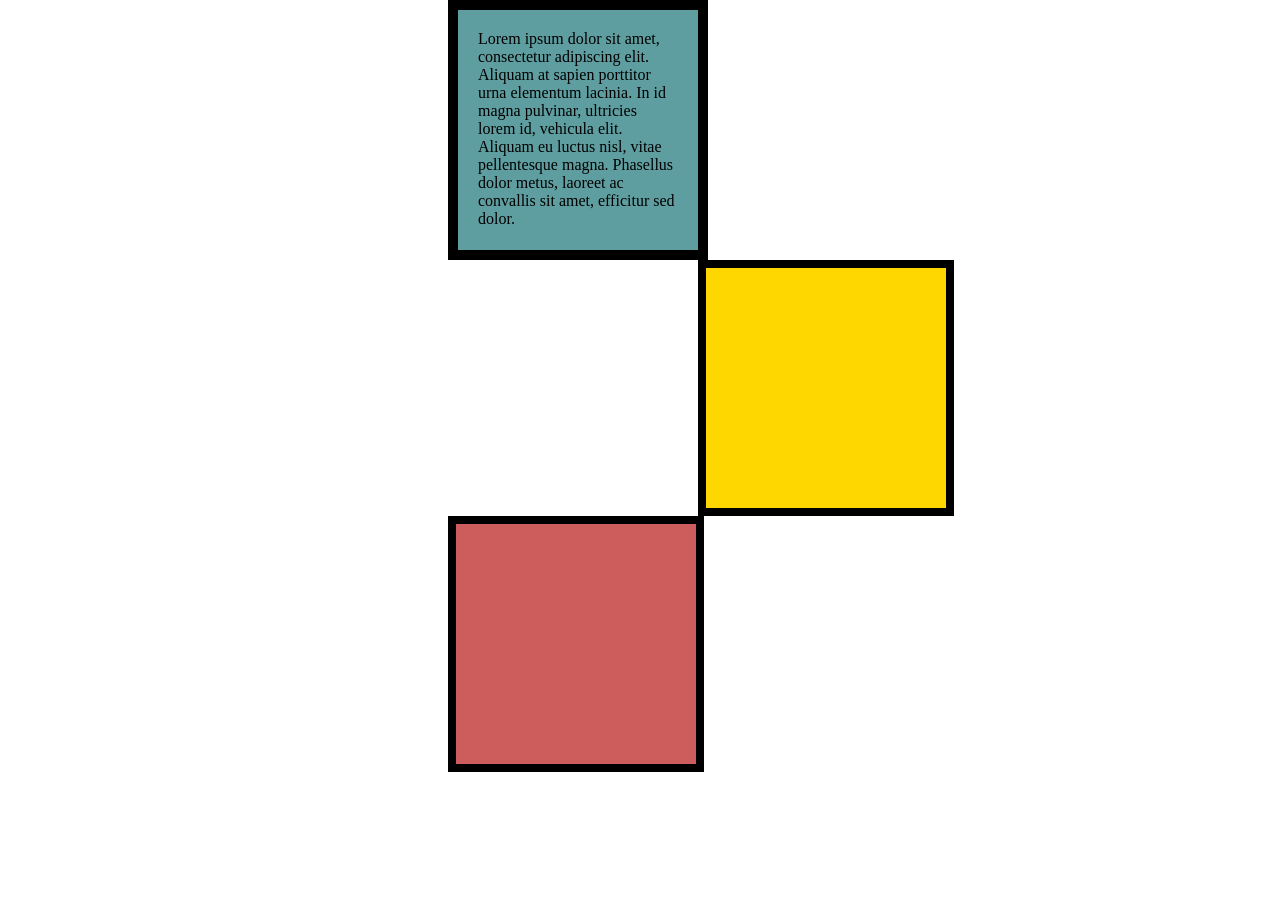
<file: 6.3+CSS+Box+Model/6.3 CSS Box Model/index.html>
<!DOCTYPE html>
<html lang="en">

<head>
  <meta charset="UTF-8">
  <meta name="viewport" content="width=device-width, initial-scale=1.0">
  <title>Document</title>
  <link rel="stylesheet" href="./style.css">
</head>

<body>
  <div id="a">
  <div class="a1">
    <p>
      Lorem ipsum dolor sit amet, consectetur adipiscing elit. Aliquam at sapien porttitor urna elementum lacinia. In
      id magna pulvinar, ultricies lorem id, vehicula elit. Aliquam eu luctus nisl, vitae pellentesque magna. Phasellus
      dolor metus, laoreet ac convallis sit amet, efficitur sed dolor.
    </p>
  </div>
  <div class="a2">
    <p></p>
  </div>
  <div class="a3">
    <p></p>
  </div>
  </div>
</body>

</html>



<!-- TODOs:
1. Create 3 Boxes using the div element.
2. Set their sizes to 200px heigh by 200px wide.
3. Set different background colors for each of the boxes (I used cadetblue, gold and indianred).
4. Add a paragraph <p> element into the first div and add the following words:
    Lorem ipsum dolor sit amet, consectetur adipiscing elit. Aliquam at sapien porttitor urna elementum lacinia. In
    id magna pulvinar, ultricies lorem id, vehicula elit. Aliquam eu luctus nisl, vitae pellentesque magna. Phasellus
    dolor metus, laoreet ac convallis sit amet, efficitur sed dolor.
5. Set the 1st div to have 20px padding all around with a black 10px border.
6. Fix the style of the <p> element to remove all margins.
Hint: Use the CSS inspector in Chrome.
7. Set the 2nd div to have a 20px border on top and bottom and 10px border left and right. (See goal image)
8. Set the 3rd div to have a 10px border 
9. Set the margins for the divs so that each box corner touches the other. (See the goal image)
-->
</file>
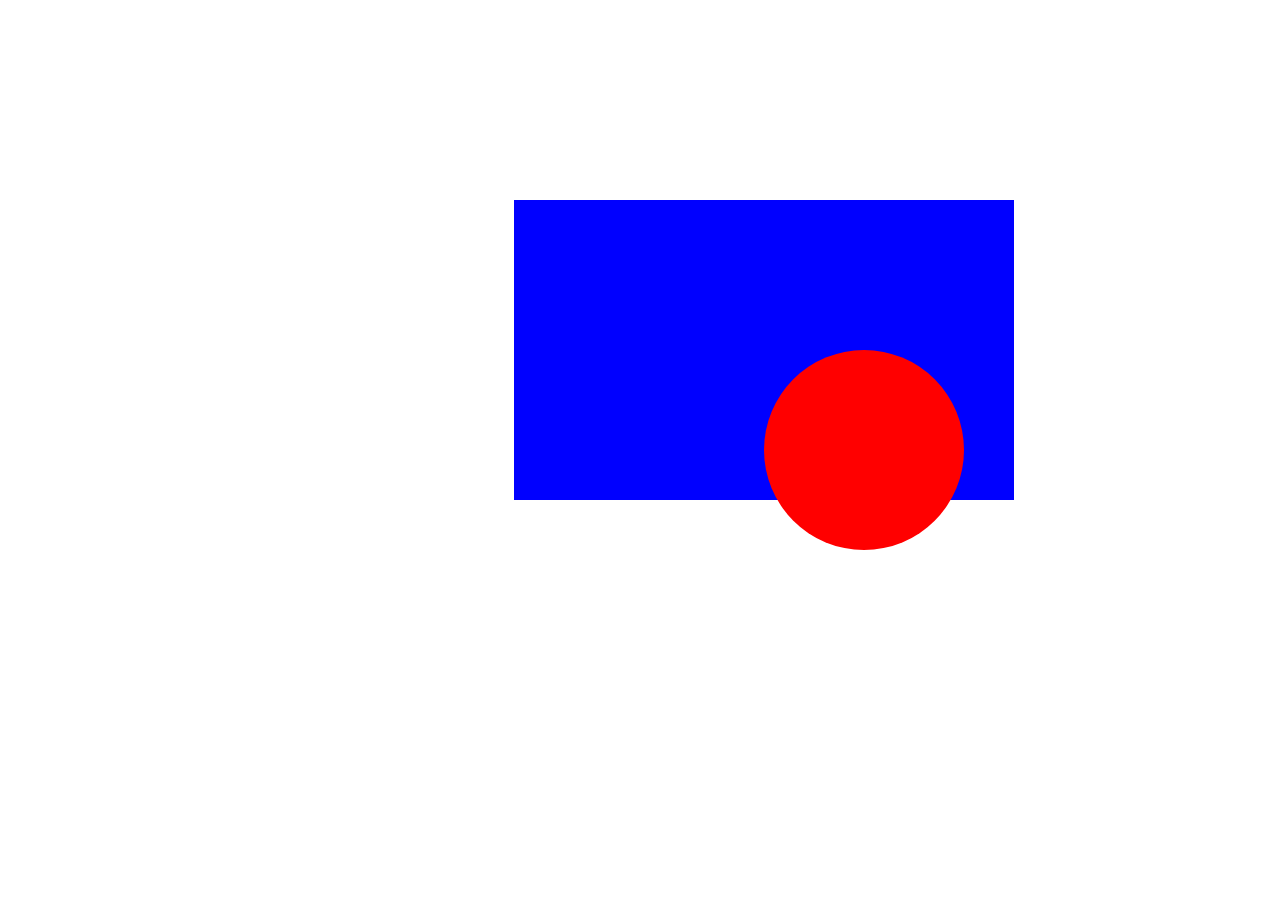
<file: 7.2+CSS+Positioning/7.2 CSS Positioning/index.html>
<!DOCTYPE html>
<html lang="en">
<head>
  <meta charset="UTF-8">
  <meta name="viewport" content="width=device-width, initial-scale=1.0">
  <title>Document</title>
  <link rel="stylesheet" href="./style.css">
</head>
<body>
  <div class="a">
    <div id="a1"></div>
  </div>
  
</body>
</html>
</file>
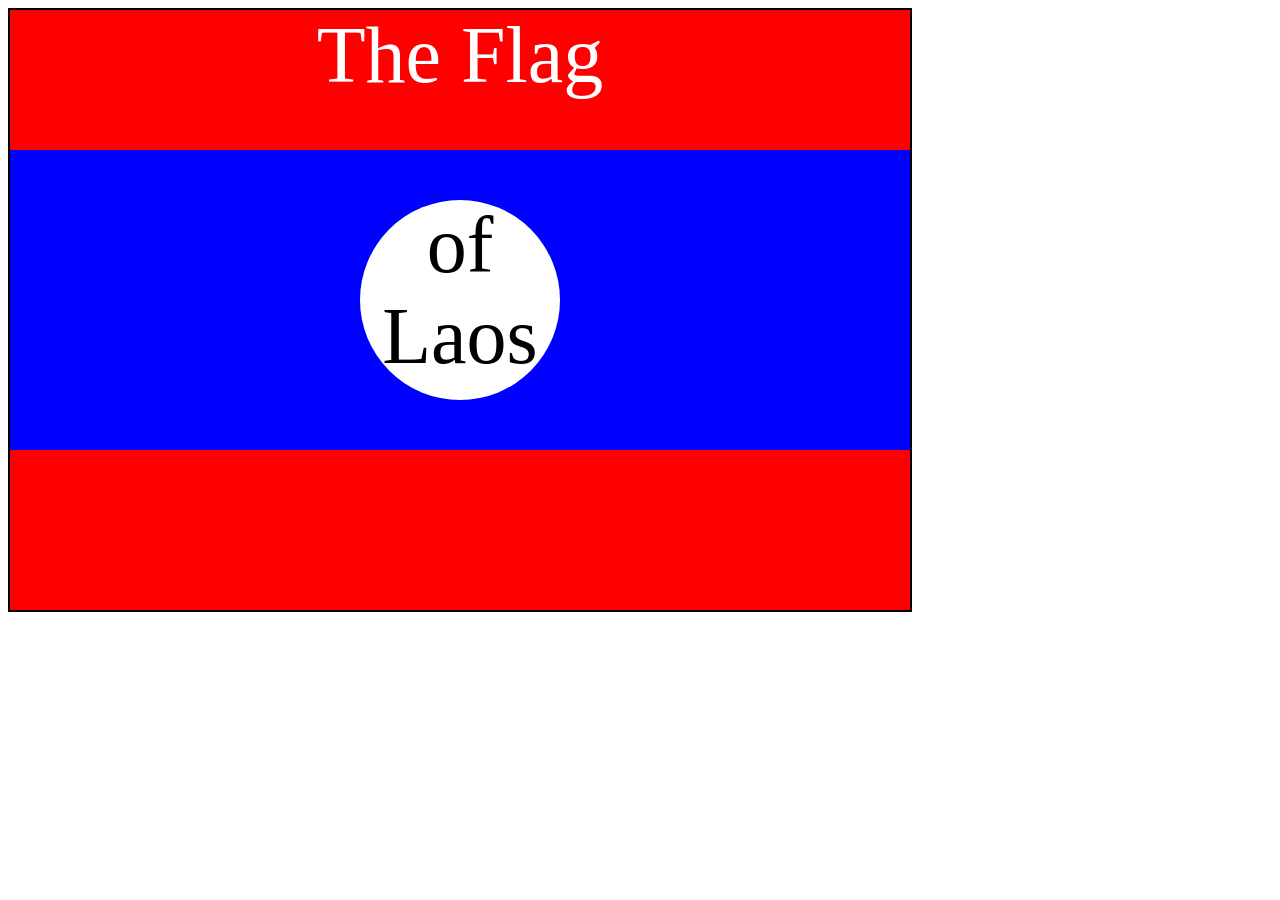
<file: 7.3+Flag+Project/7.3 CSS Flag Project/index.html>
<!DOCTYPE html>
<html lang="en">

<head>
  <meta charset="UTF-8">
  <title>CSS Flag Project</title>
  <style>
    .flag{
      border: 2px solid black;
      height: 600px;
      width: 900px;
      background-color: red;
      text-align: center;
      color: white;
      font-size: 50px;
    }
    .flag > div{
      text-align: center;
      background-color: blue;
      height: 300px;
      width: 900px;
      font-size: 50px;
      position: absolute;
      top: 150px;
    }
    .flag >div >div{
      background-color: white;
      height: 200px;
      width: 200px;
      border-radius: 50%;
      position: relative;
      /* margin-left: 40%; */
      top: 50px;
      left: 350px;
    }
    .flag >div >div p{
      color: black;
    }
    p {
      top: 50%;
      font-size: 5rem;
      color: white;
      text-align: center;
      padding: 0;
      margin: 0;
    }
  </style>
</head>

<!-- 
  IMPORTANT! Do not change any HTML
Don't add any classes/ids/elements 
Use what you know about combining selectors 
and CSS specificity instead.
Hint 1: The flag is 900px by 600px and the circle is 200px by 200px.
Hint 2: You can use CSS inspection to get the colors from
https://appbrewery.github.io/flag-of-laos
-->

<body>
  <div class="flag">
    <p>The Flag</p>
    <div>
      <div>
        <p>of Laos</p>
      </div>
    </div>
  </div>
</body>

</html>
</file>
<file: DOM Challenge Starting Files/styles.css>
h1 {
  color: red;
}
</file>
<file: Drum Kit Starting Files/styles.css>
body {
  text-align: center;
  background-color: #283149;
}

h1 {
  font-size: 5rem;
  color: #DBEDF3;
  font-family: "Arvo", cursive;
  text-shadow: 3px 0 #DA0463;

}

footer {
  color: #DBEDF3;
  font-family: sans-serif;
}

.w {
  background-image: url(./images/tom1.png);
}

.a {
  background-image: url(./images/tom2.png);
}

.s {
  background-image: url(./images/tom3.png);
}

.d {
  background-image: url(./images/tom4.png);
}

.j {
  background-image: url(./images/snare.png);
}

.k {
  background-image: url(./images/crash.png);
}

.l {
  background-image: url(./images/kick.png);
}

.set {
  margin: 10% auto;
}

.game-over {
  background-color: red;
  opacity: 0.8;
}

.pressed {
  box-shadow: 0 3px 4px 0 #DBEDF3;
  opacity: 0.5;
}

.red {
  color: red;
}

.drum {
  outline: none;
  border: 10px solid #404B69;
  font-size: 5rem;
  font-family: 'Arvo', cursive;
  line-height: 2;
  font-weight: 900;
  color: #DA0463;
  text-shadow: 3px 0 #DBEDF3;
  border-radius: 15px;
  display: inline-block;
  width: 150px;
  height: 150px;
  text-align: center;
  margin: 10px;
  background-color: white;
}
</file>
<file: 11.3+TinDog+Project/11.3 TinDog Project/css/style.css>
.gradient-background {
  background: linear-gradient(300deg, #00bfff, #ff4c68, #ef8172);
  background-size: 180% 180%;
  animation: gradient-animation 18s ease infinite;
}

@keyframes gradient-animation {
  0% {
    background-position: 0% 50%;
  }
  50% {
    background-position: 100% 50%;
  }
  100% {
    background-position: 0% 50%;
  }
}

.icon-square {
  width: 3rem;
  height: 3rem;
  border-radius: 0.75rem;
}

.profile-img {
  height: 100px;
  border-radius: 50%;
}
</file>
<file: 6.3+CSS+Box+Model/6.3 CSS Box Model/style.css>
*{
    margin: 0;
    padding: 0;
    /* align-items: center; */
    /* justify-content: center; */
}
#a{
    margin-left: 35%;
}
.a1,.p{
    border: 10px solid black;
    width: 200px;
    height: 200px;
    padding: 20px;
    /* top: 10px; */
    /* bottom: 10px; */
    background-color: cadetblue;
}
.a2,.p{
    border: 8px solid black;
    width: 200px;
    height: 200px;
    padding: 20px;
    /* margin-top:2px; */
    margin-left: 250px;
    bottom: 10px;
    background-color: gold;
}
.a3,.p{
    border: 8px solid black;
    width: 200px;
    height: 200px;
    padding: 20px;
    /* margin-top:2px; */
    /* margin-left: 250px; */
    bottom: 10px;
    background-color: indianred;
}
</file>
<file: 7.2+CSS+Positioning/7.2 CSS Positioning/style.css>
.a{
    margin: 200px;
    margin-left: 40%;
    border: 2px;
    height: 300px;
    width: 500px;
    background-color: blue;
}
#a1{
    border: 5px;
    border-radius: 100px;
    margin-left: 250px;
    margin-top: 150px;
    background-color: red;
    position: absolute;
    height: 200px;
    width: 200px;
}
</file>
